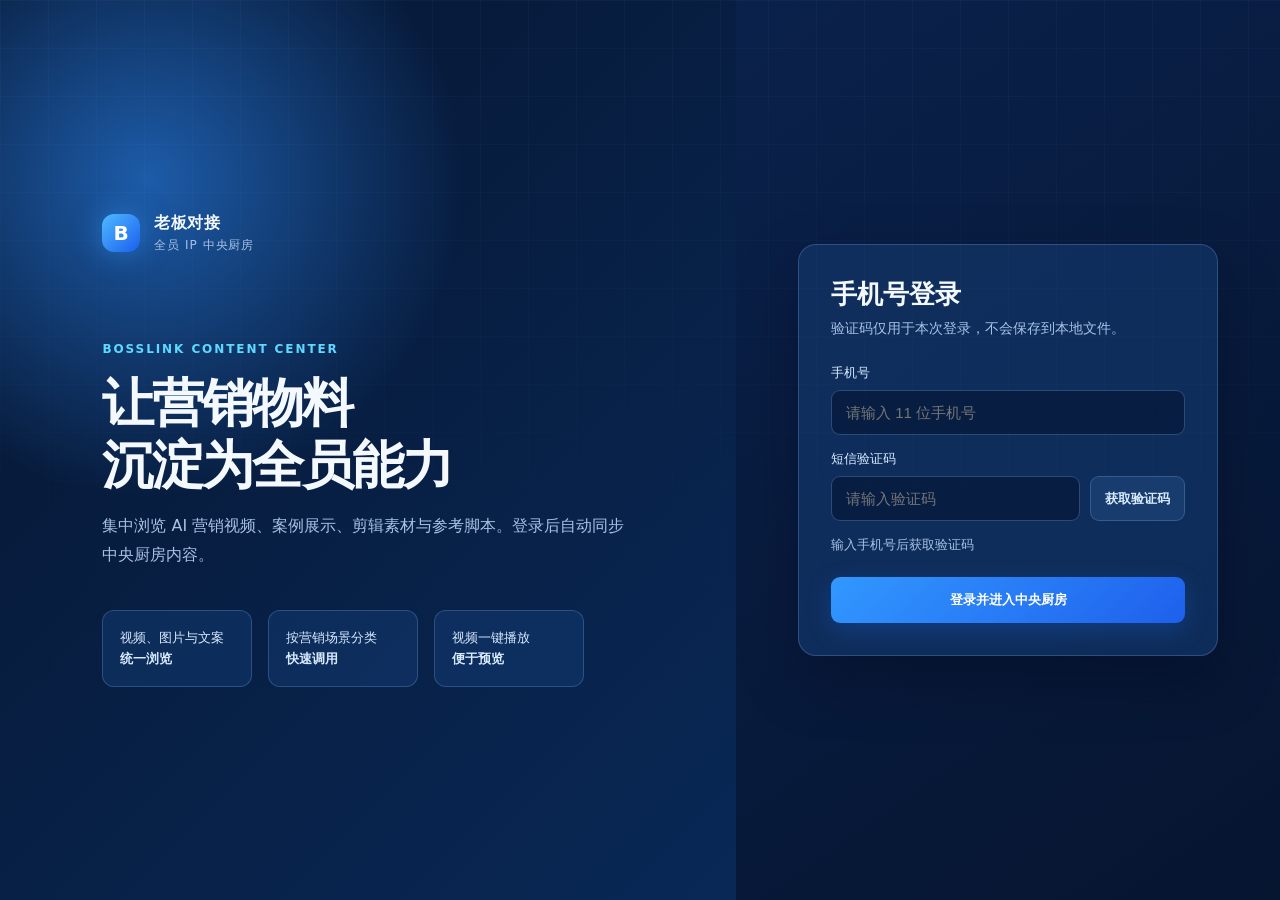
<file: index.html>
<!doctype html>
<html lang="zh-CN">
<head><meta charset="utf-8"><meta name="viewport" content="width=device-width, initial-scale=1"><title>登录｜全员IP中央厨房</title><link rel="stylesheet" href="static/app.css"></head>
<body class="login-page">
<section class="login-panel"><div class="login-copy"><div class="brand"><span class="brand-mark">B</span><span>老板对接<small>全员 IP 中央厨房</small></span></div><div class="eyebrow" style="margin-top:88px">BOSSLINK CONTENT CENTER</div><h1>让营销物料<br>沉淀为全员能力</h1><p style="color:var(--muted);font-size:16px;line-height:1.8">集中浏览 AI 营销视频、案例展示、剪辑素材与参考脚本。登录后自动同步中央厨房内容。</p><div class="login-features"><div class="login-feature">视频、图片与文案<br><strong>统一浏览</strong></div><div class="login-feature">按营销场景分类<br><strong>快速调用</strong></div><div class="login-feature">视频一键播放<br><strong>便于预览</strong></div></div></div></section>
<section class="login-box-wrap"><form class="login-box" id="login-form"><h2>手机号登录</h2><p>验证码仅用于本次登录，不会保存到本地文件。</p><div class="field"><label for="mobile">手机号</label><input id="mobile" inputmode="numeric" maxlength="11" placeholder="请输入 11 位手机号" required></div><div class="field" id="captcha-field" hidden><label for="captcha">图形验证码</label><div class="captcha-row"><input id="captcha" maxlength="8" placeholder="输入图中字符"><img id="captcha-image" alt="点击刷新图形验证码" title="点击刷新"></div></div><div class="field"><label for="verifyCode">短信验证码</label><div class="code-row"><input id="verifyCode" inputmode="numeric" maxlength="6" placeholder="请输入验证码" required><button class="button secondary" type="button" id="send-code">获取验证码</button></div></div><div id="login-message" class="login-message">输入手机号后获取验证码</div><button class="button full" type="submit">登录并进入中央厨房</button></form></section>
<script>
const message = document.querySelector('#login-message');
const captchaField = document.querySelector('#captcha-field');
const captchaImage = document.querySelector('#captcha-image');
const mobile = document.querySelector('#mobile');
const captcha = document.querySelector('#captcha');
function tell(text, type='') { message.textContent=text; message.className='login-message '+type; }
const API_BASE = 'http://127.0.0.1:8796';
async function api(url, options={}) {
  try {
    const r = await fetch(API_BASE + url, {headers:{'Content-Type':'application/json'}, ...options});
    const j = await r.json();
    if (!r.ok || !j.ok) throw new Error(j.message || '请求失败');
    return j;
  } catch (error) {
    if (error instanceof TypeError) throw new Error('本地登录服务连接失败。请从 http://127.0.0.1:8796/index.html 打开页面后重试。');
    throw error;
  }
}
async function loadCaptcha() { const data=await api('/api/captcha',{method:'POST',body:'{}'}); captchaImage.src=data.image.startsWith('data:')?data.image:'data:image/png;base64,'+data.image; captchaField.hidden=false; captcha.focus(); }
async function sendCode() { if(!/^1\d{10}$/.test(mobile.value)) { tell('请输入正确的 11 位手机号','error'); return; } const button=document.querySelector('#send-code'); button.disabled=true; try { await api('/api/send-code',{method:'POST',body:JSON.stringify({mobile:mobile.value,captcha:captcha.value})}); tell('验证码已发送，请查收短信','success'); } catch(error) { if(/验证码/.test(error.message)) { await loadCaptcha(); tell('请完成图形验证码后重新获取短信验证码','error'); } else tell(error.message,'error'); } finally { button.disabled=false; } }
document.querySelector('#send-code').addEventListener('click',sendCode); captchaImage.addEventListener('click',loadCaptcha);
document.querySelector('#login-form').addEventListener('submit',async(event)=>{ event.preventDefault(); const button=event.submitter; button.disabled=true; try { await api('/api/login',{method:'POST',body:JSON.stringify({mobile:mobile.value,verifyCode:document.querySelector('#verifyCode').value})}); location.href='ai-marketing-videos.html'; } catch(error) { tell(error.message,'error'); } finally { button.disabled=false; } });
</script></body></html>
</file>
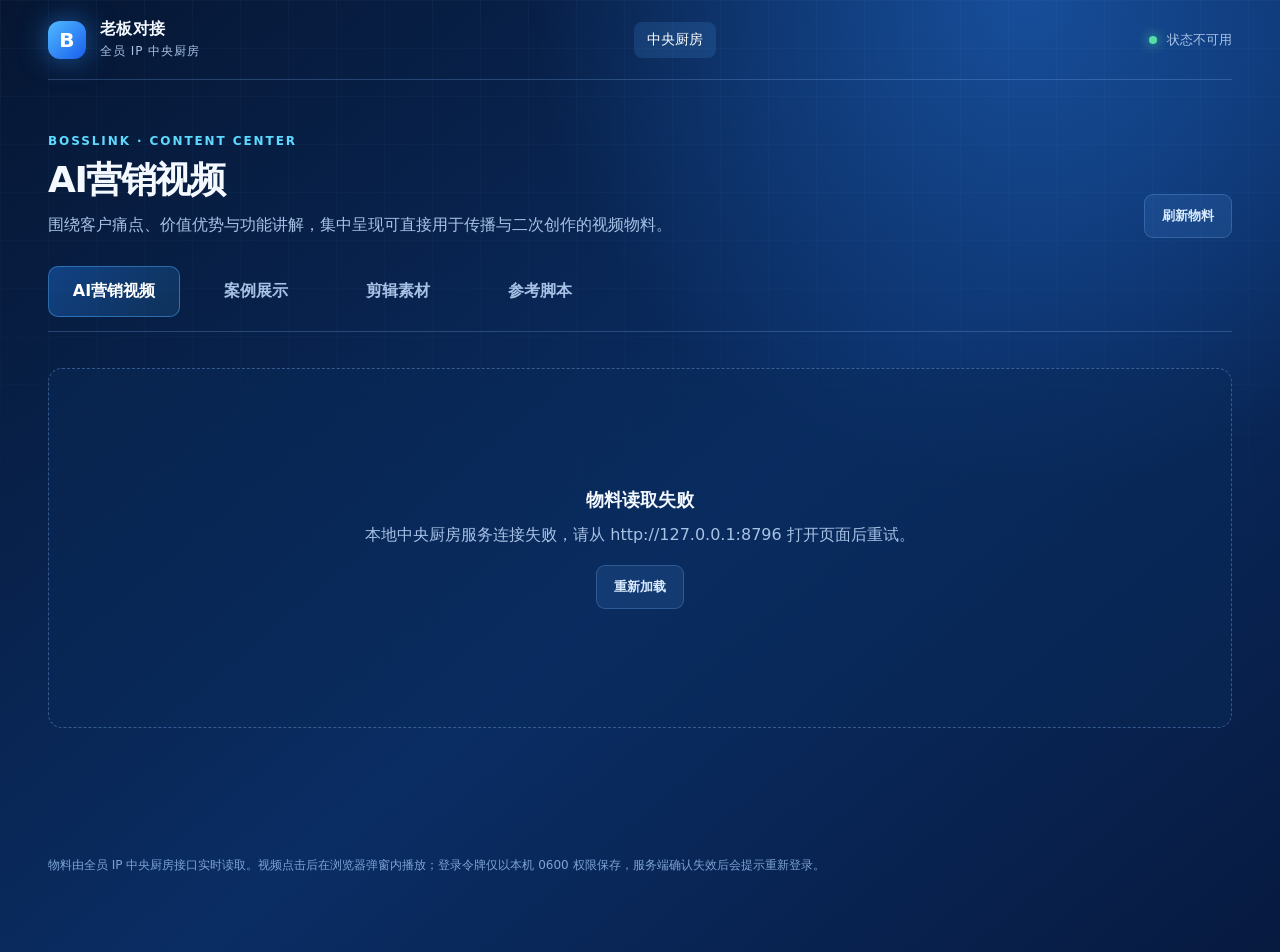
<file: ai-marketing-videos.html>
<!doctype html>
<html lang="zh-CN"><head><meta charset="utf-8"><meta name="viewport" content="width=device-width, initial-scale=1"><title>AI营销视频｜全员IP中央厨房</title><link rel="stylesheet" href="static/app.css"></head><body><script src="static/app.js"></script><script>initContentPage('AI营销视频','围绕客户痛点、价值优势与功能讲解，集中呈现可直接用于传播与二次创作的视频物料。');</script></body></html>
</file>
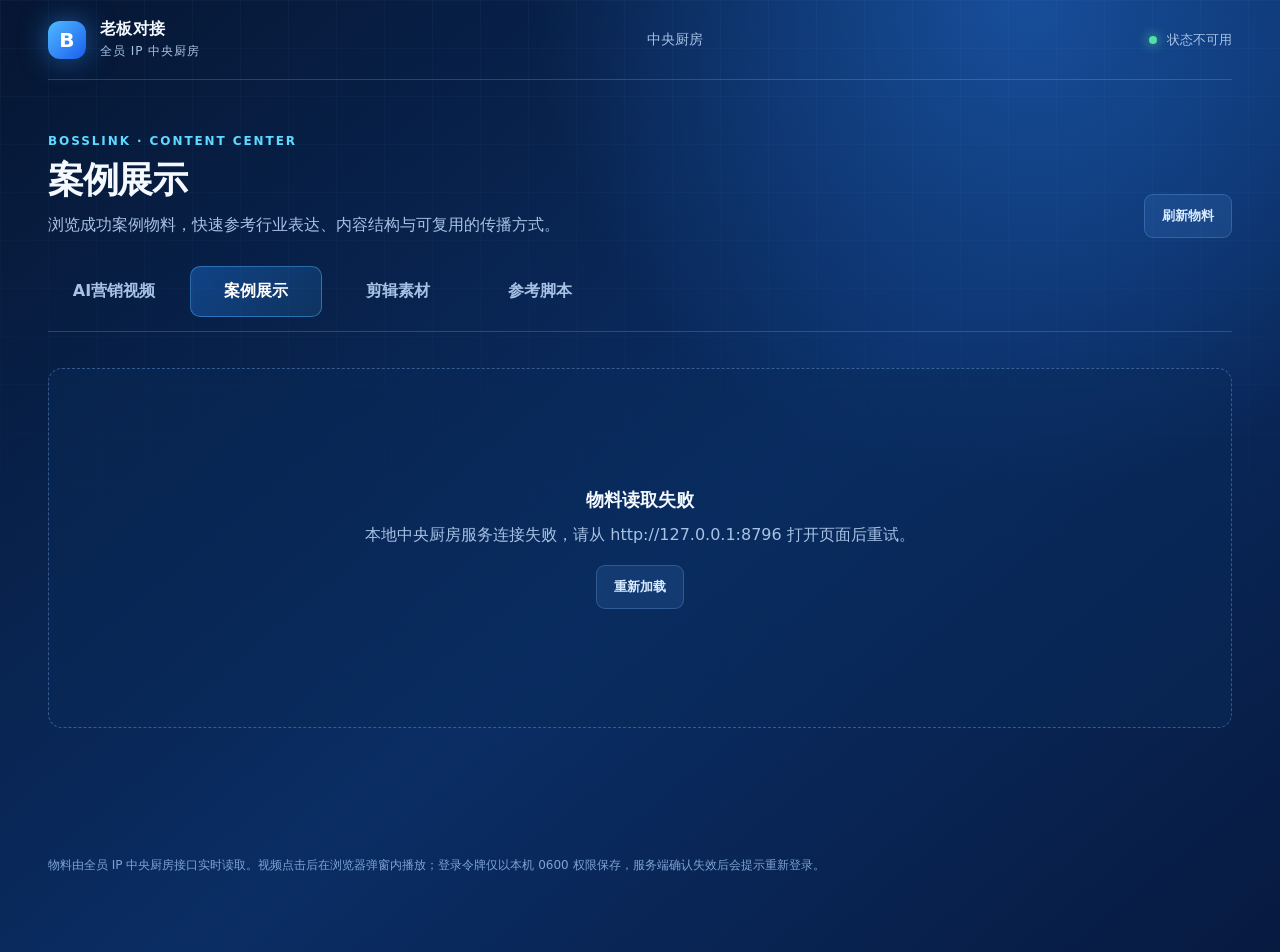
<file: cases.html>
<!doctype html>
<html lang="zh-CN"><head><meta charset="utf-8"><meta name="viewport" content="width=device-width, initial-scale=1"><title>案例展示｜全员IP中央厨房</title><link rel="stylesheet" href="static/app.css"></head><body><script src="static/app.js"></script><script>initContentPage('案例展示','浏览成功案例物料，快速参考行业表达、内容结构与可复用的传播方式。');</script></body></html>
</file>
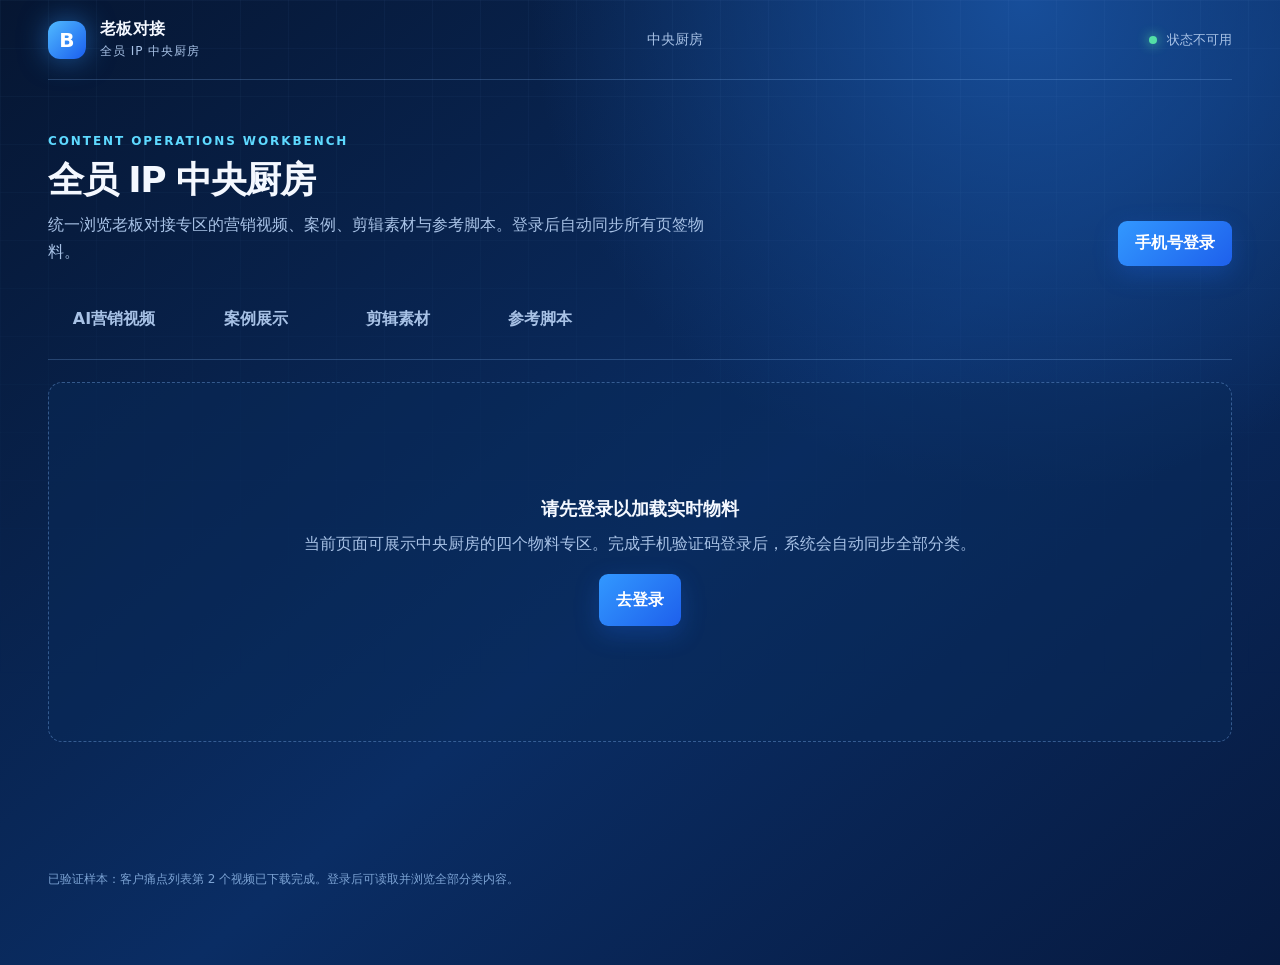
<file: central-kitchen.html>
<!doctype html>
<html lang="zh-CN"><head><meta charset="utf-8"><meta name="viewport" content="width=device-width, initial-scale=1"><title>全员IP中央厨房</title><link rel="stylesheet" href="static/app.css"></head><body><script src="static/app.js"></script><script>initOverview();</script></body></html>
</file>
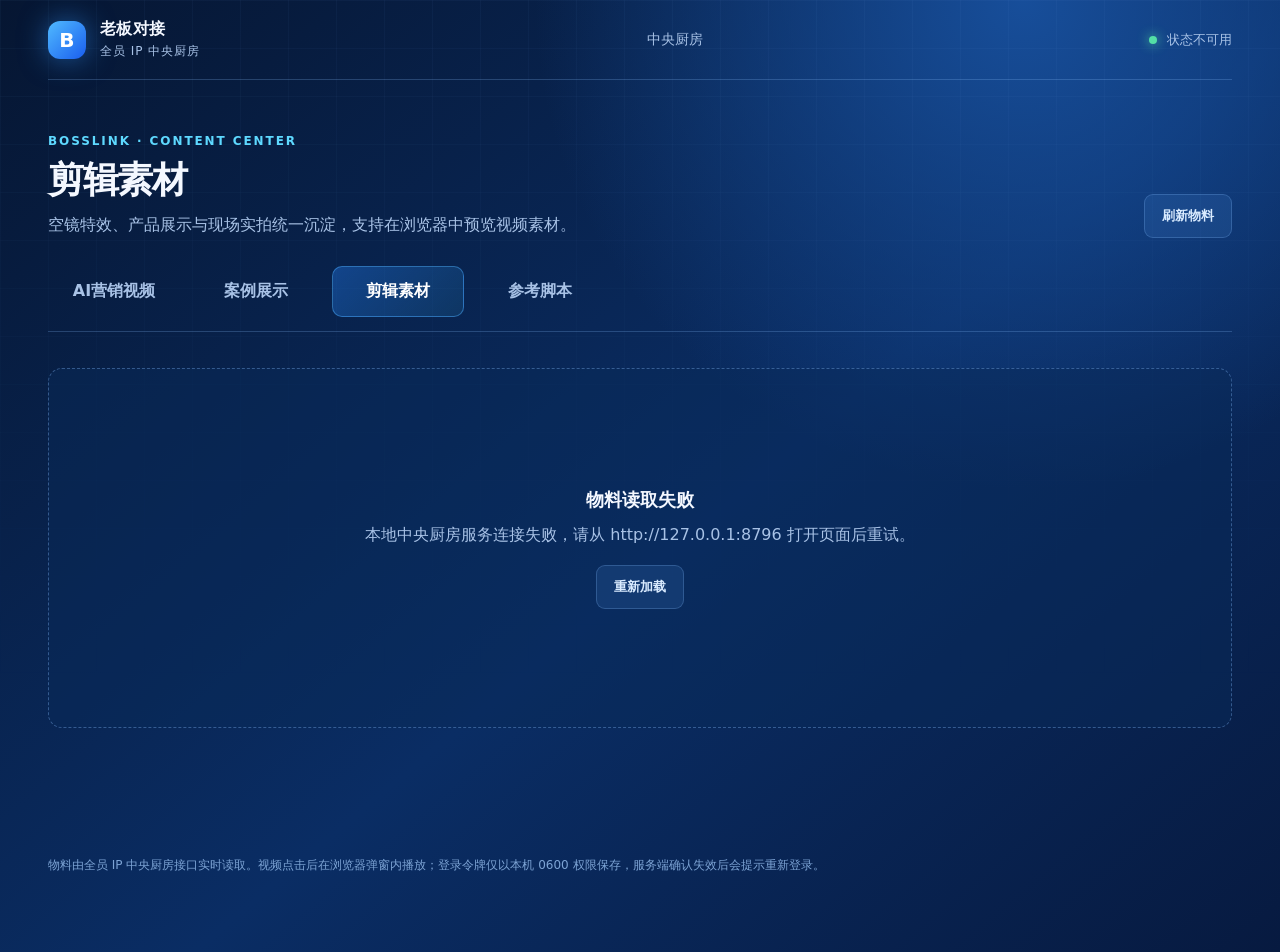
<file: editing-materials.html>
<!doctype html>
<html lang="zh-CN"><head><meta charset="utf-8"><meta name="viewport" content="width=device-width, initial-scale=1"><title>剪辑素材｜全员IP中央厨房</title><link rel="stylesheet" href="static/app.css"></head><body><script src="static/app.js"></script><script>initContentPage('剪辑素材','空镜特效、产品展示与现场实拍统一沉淀，支持在浏览器中预览视频素材。');</script></body></html>
</file>
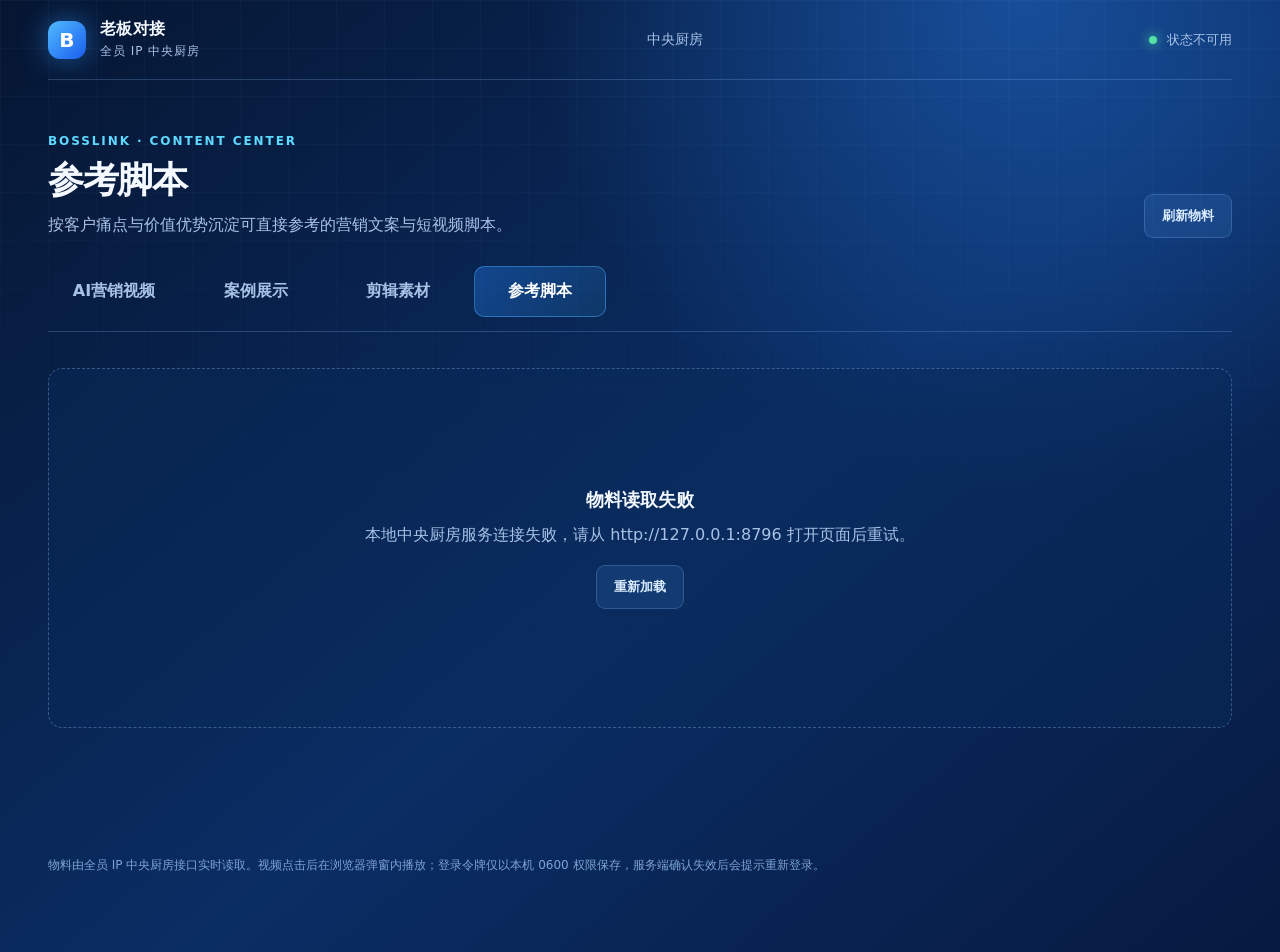
<file: scripts.html>
<!doctype html>
<html lang="zh-CN"><head><meta charset="utf-8"><meta name="viewport" content="width=device-width, initial-scale=1"><title>参考脚本｜全员IP中央厨房</title><link rel="stylesheet" href="static/app.css"></head><body><script src="static/app.js"></script><script>initContentPage('参考脚本','按客户痛点与价值优势沉淀可直接参考的营销文案与短视频脚本。');</script></body></html>
</file>
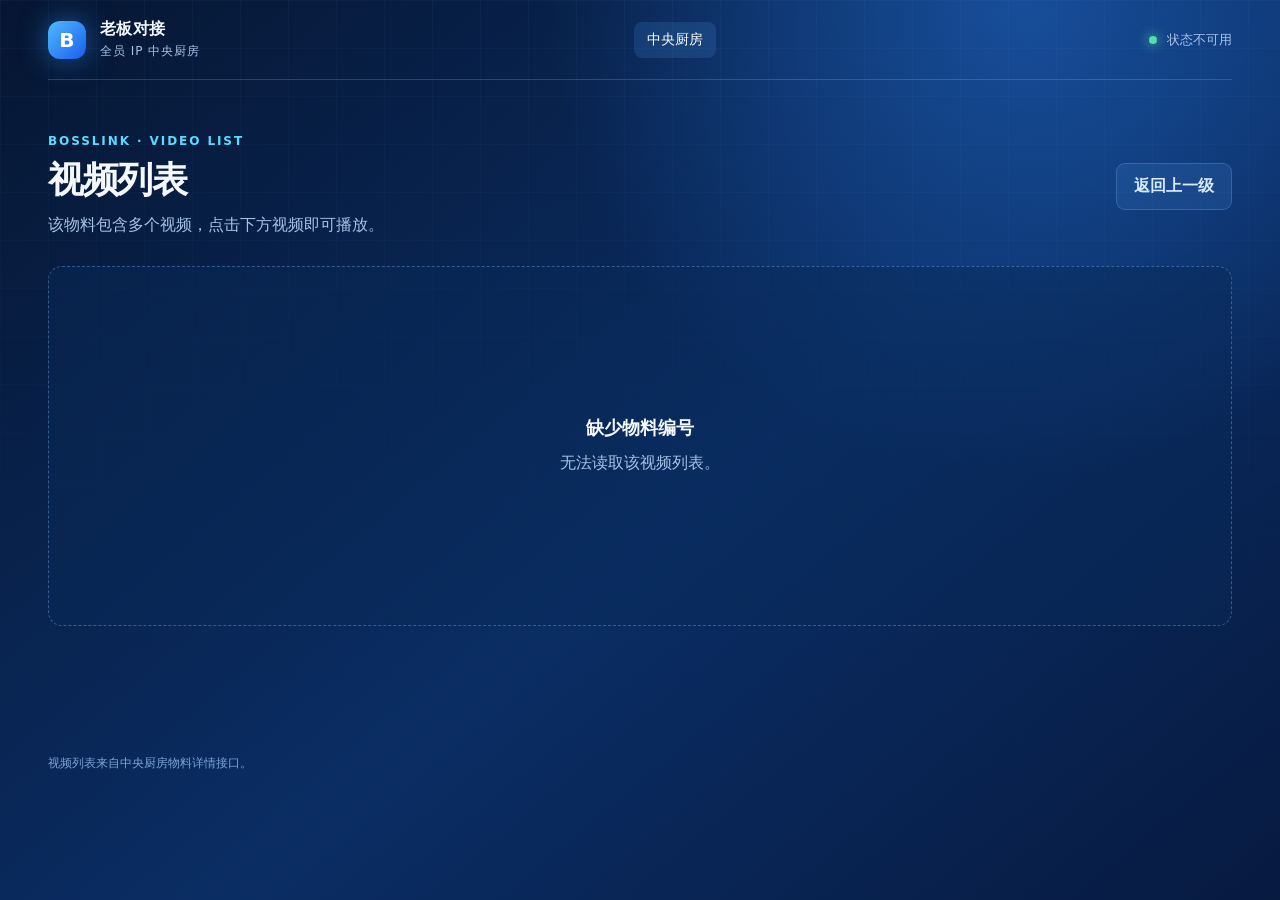
<file: video-list.html>
<!doctype html>
<html lang="zh-CN">
<head><meta charset="utf-8"><meta name="viewport" content="width=device-width, initial-scale=1"><title>视频列表｜全员IP中央厨房</title><link rel="stylesheet" href="static/app.css"></head>
<body><script src="static/app.js"></script><script>initVideoListPage();</script></body>
</html>
</file>
<file: static/app.css>
:root {
  --bg: #061a3b;
  --bg-soft: #0b2855;
  --panel: rgba(12, 45, 91, .88);
  --panel-2: rgba(21, 62, 117, .92);
  --line: rgba(139, 190, 255, .24);
  --text: #f4f8ff;
  --muted: #a8c2e6;
  --blue: #2e8cff;
  --cyan: #5ed9ff;
  --gold: #f3ca80;
  --danger: #ff8a9a;
  --shadow: 0 24px 60px rgba(0, 7, 25, .32);
  font-family: Inter, "PingFang SC", "Microsoft YaHei", system-ui, sans-serif;
}
* { box-sizing: border-box; }
body { margin: 0; min-width: 1120px; color: var(--text); background: radial-gradient(circle at 80% 0%, #174e9a 0, transparent 35%), linear-gradient(140deg, #061632, #0a2d64 55%, #071a40); }
body::before { content: ""; position: fixed; inset: 0; pointer-events: none; opacity: .18; background-image: linear-gradient(rgba(139,190,255,.24) 1px, transparent 1px),linear-gradient(90deg,rgba(139,190,255,.24) 1px,transparent 1px); background-size: 48px 48px; mask-image: linear-gradient(to bottom, black, transparent 82%); }
a { color: inherit; text-decoration: none; }
.shell { position: relative; max-width: 1440px; min-height: 100vh; margin: auto; padding: 0 48px 64px; }
.header { height: 80px; display:flex; align-items:center; justify-content:space-between; border-bottom:1px solid var(--line); }
.brand { display:flex; align-items:center; gap:14px; font-weight:700; letter-spacing:.03em; }
.brand-mark { display:grid; place-items:center; width:38px; height:38px; border-radius:12px; color:#fff; background:linear-gradient(135deg,#50baff,#1a5eee); box-shadow:0 0 28px rgba(51,154,255,.5); font-size:20px; }
.brand small { color:var(--muted); display:block; font-weight:500; margin-top:3px; font-size:12px; letter-spacing:.08em; }
.header-nav { display:flex; gap:8px; }
.header-nav a { color:var(--muted); padding:9px 13px; border-radius:8px; font-size:14px; }
.header-nav a.active,.header-nav a:hover { color:#fff; background:rgba(89,175,255,.15); }
.user-status { display:flex; gap:10px; align-items:center; font-size:13px; color:var(--muted); }
.dot { width:8px; height:8px; border-radius:50%; background:#54dfa6; box-shadow:0 0 12px #54dfa6; }
.hero { padding:54px 0 28px; display:flex; justify-content:space-between; align-items:end; }
.eyebrow { color:var(--cyan); letter-spacing:.16em; font-size:12px; font-weight:700; }
h1 { margin:10px 0 10px; font-size:36px; line-height:1.2; letter-spacing:-.04em; }
.hero p { margin:0; color:var(--muted); line-height:1.7; max-width:670px; }
.login-link,.button { display:inline-flex; align-items:center; justify-content:center; gap:8px; border:0; border-radius:9px; background:linear-gradient(135deg,#3298ff,#1e60ec); color:white; padding:12px 17px; font-weight:700; cursor:pointer; box-shadow:0 8px 24px rgba(28,104,235,.28); }
.button.secondary { background:rgba(103,174,255,.12); border:1px solid var(--line); box-shadow:none; color:#d9ebff; }
.button:disabled { opacity:.42; cursor:not-allowed; }
.logout-button { border:1px solid rgba(139,190,255,.28); border-radius:7px; background:rgba(103,174,255,.12); color:#d9ebff; padding:6px 10px; font-size:12px; cursor:pointer; }
.logout-button:hover { background:rgba(103,174,255,.24); color:#fff; }
.logout-button:disabled { opacity:.5; cursor:not-allowed; }
.top-tabs { display:flex; gap:10px; border-bottom:1px solid var(--line); padding-bottom:14px; margin-bottom:22px; }
.top-tabs a { min-width:132px; padding:14px 18px; border:1px solid transparent; border-radius:10px; text-align:center; color:var(--muted); font-weight:600; }
.top-tabs a:hover,.top-tabs a.active { border-color:rgba(78,176,255,.45); color:#fff; background:linear-gradient(135deg,rgba(37,132,255,.36),rgba(70,208,255,.1)); }
.sub-tabs { display:flex; gap:10px; padding:0 2px 14px; }
.sub-tabs button { border:1px solid transparent; border-radius:9px; background:transparent; color:var(--muted); font-size:15px; padding:10px 18px; cursor:pointer; position:relative; transition:.18s; }
.sub-tabs button:hover:not(:disabled) { color:#fff; background:rgba(89,175,255,.12); }
.sub-tabs button.active { color:#fff; font-weight:700; border-color:rgba(78,176,255,.55); background:linear-gradient(135deg,rgba(37,132,255,.42),rgba(70,208,255,.14)); box-shadow:0 6px 18px rgba(20,112,235,.2), inset 0 0 0 1px rgba(126,215,255,.08); }
.sub-tabs button.active::after { content:""; position:absolute; left:14px; right:14px; bottom:-8px; height:2px; background:var(--cyan); box-shadow:0 0 12px var(--cyan); }
.sub-tabs button:disabled { cursor:not-allowed; opacity:.6; }
.sub-tabs.is-loading { opacity:.65; pointer-events:none; }
.loading-state { min-height:360px; display:grid; place-items:center; align-content:center; gap:10px; border:1px dashed rgba(139,190,255,.35); border-radius:14px; background:rgba(11,43,90,.45); color:#dceaff; text-align:center; }
.loading-state p { margin:0; color:var(--muted); font-size:13px; }
.spinner { width:30px; height:30px; border:3px solid rgba(139,190,255,.24); border-top-color:var(--cyan); border-radius:50%; animation:spin .8s linear infinite; }
@keyframes spin { to { transform:rotate(360deg); } }
.card-actions { display:flex; justify-content:flex-end; margin-top:auto; padding-top:10px; }
.card-actions .button { padding:8px 14px; font-size:13px; }
.card.selected { border-color:rgba(94,217,255,.8); box-shadow:0 0 0 2px rgba(94,217,255,.13),var(--shadow); }
.card.selected .select-material { color:#8ff0c8; border-color:rgba(111,225,174,.4); }
.script-content { color:#dceaff; line-height:1.9; font-size:14px; margin:12px 0; white-space:pre-wrap; overflow-wrap:anywhere; }
.confirm-box { width:min(460px,90vw); background:#0b2855; border:1px solid var(--line); border-radius:16px; box-shadow:0 30px 100px rgba(0,0,0,.65); }
.confirm-box .modal-top { border-bottom:1px solid rgba(139,190,255,.14); }
.confirm-box > p { margin:24px 22px; color:#dceaff; line-height:1.7; overflow-wrap:anywhere; }
.confirm-actions { display:flex; justify-content:flex-end; gap:10px; padding:0 22px 22px; }
.confirm-actions .button { min-width:76px; }
.remix-status-box { width:min(520px,90vw); }
.remix-status-content { display:flex; flex-direction:column; align-items:center; gap:14px; padding:26px 24px 30px; text-align:center; }
.remix-status-content .spinner { width:34px; height:34px; }
.remix-status-content p { margin:0; color:var(--muted); line-height:1.7; font-size:13px; }
.remix-progress { width:100%; height:7px; border-radius:99px; background:rgba(139,190,255,.16); overflow:hidden; }
.remix-progress i { display:block; width:0; height:100%; border-radius:inherit; background:linear-gradient(90deg,var(--blue),var(--cyan)); transition:width .25s ease; }
.error-text { color:var(--danger) !important; }
.video-list-item.selected { border-color:rgba(94,217,255,.8); box-shadow:0 0 0 2px rgba(94,217,255,.13),var(--shadow); }
.video-list-item.selected .select-material { color:#8ff0c8; border-color:rgba(111,225,174,.4); }

.content { min-height:460px; }
.material-grid { display:grid; grid-template-columns:repeat(3, minmax(0,1fr)); gap:18px; }
.card { background:linear-gradient(145deg,rgba(24,68,127,.82),rgba(7,34,76,.9)); border:1px solid var(--line); border-radius:14px; overflow:hidden; box-shadow:var(--shadow); min-height:278px; display:flex; flex-direction:column; }
.card-media { aspect-ratio:16/9; background:linear-gradient(135deg,#0f3573,#091d47); position:relative; overflow:hidden; display:grid; place-items:center; color:rgba(255,255,255,.76); }
.card-media img,.card-media .video-cover { width:100%; height:100%; object-fit:cover; display:block; }
.card-media .video-cover { position:absolute; inset:0; background:#071c43; }
.card-media.video::after { content:""; position:absolute; inset:0; background:linear-gradient(180deg,rgba(1,13,37,.05) 35%,rgba(1,13,37,.42)); pointer-events:none; }
.card-media .play { position:relative; z-index:1; width:58px; height:58px; border-radius:50%; border:1px solid rgba(255,255,255,.65); background:rgba(5,19,49,.55); backdrop-filter:blur(6px); display:grid; place-items:center; font-size:21px; padding-left:3px; transition:.2s; }
.card:hover .play { transform:scale(1.08); background:rgba(39,146,255,.65); }
.kind { position:absolute; z-index:2; top:12px; left:12px; padding:5px 9px; border-radius:99px; background:rgba(4,21,52,.75); border:1px solid rgba(175,218,255,.25); font-size:12px; }
.card-body { padding:16px; display:flex; flex:1; flex-direction:column; }
.card-title { font-size:16px; font-weight:700; line-height:1.45; }
.card-desc { color:var(--muted); font-size:13px; margin:8px 0 12px; line-height:1.6; flex:1; }
.card-meta { color:#89aeda; display:flex; justify-content:space-between; font-size:12px; padding-top:12px; border-top:1px solid rgba(139,190,255,.14); }
.text-card .card-body { min-height:250px; }
.text-card .quote { color:#dceaff; line-height:1.9; font-size:14px; margin:12px 0; white-space:pre-line; }
.empty { display:grid; place-items:center; min-height:360px; text-align:center; border:1px dashed rgba(139,190,255,.35); border-radius:14px; background:rgba(11,43,90,.45); padding:36px; }
.empty strong { display:block; font-size:18px; margin-bottom:9px; }
.empty p { color:var(--muted); margin:0; line-height:1.75; }
.modal { position:fixed; inset:0; background:rgba(1,10,29,.8); backdrop-filter:blur(10px); z-index:10; display:none; align-items:center; justify-content:center; padding:42px; }
.modal.show { display:flex; }
.modal-box { width:min(980px,90vw); background:#061a3b; border:1px solid var(--line); border-radius:16px; overflow:hidden; box-shadow:0 30px 100px rgba(0,0,0,.65); }
.modal-top { display:flex; justify-content:space-between; align-items:center; padding:14px 18px; color:#dbeaff; }
.close { background:transparent; border:0; color:white; font-size:24px; cursor:pointer; }
.modal video { display:block; width:100%; max-height:72vh; object-fit:contain; background:#000; }
.footer-note { color:#7ca3d4; font-size:12px; margin-top:28px; line-height:1.65; }
.detail-hero { align-items:center; }
.video-list { display:grid; grid-template-columns:repeat(2,minmax(0,1fr)); gap:24px 20px; }
.video-list-item { display:flex; flex-direction:column; gap:0; padding:14px; border:1px solid var(--line); border-radius:14px; background:linear-gradient(145deg,rgba(24,68,127,.82),rgba(7,34,76,.9)); box-shadow:var(--shadow); min-width:0; }
.video-list-media { width:100%; aspect-ratio:1/1; overflow:hidden; border-radius:10px; background:#061a3b; align-self:center; }
.video-list-media video { display:block; width:100%; height:100%; object-fit:contain; background:#061a3b; }
.video-list-item.portrait .video-list-media,.video-list-item.landscape .video-list-media { aspect-ratio:1/1; max-height:none; }
.video-list-info { display:flex; flex-direction:column; padding:14px 2px 2px; min-width:0; }
.video-list-info h2 { margin:0 0 14px; font-size:18px; line-height:1.45; min-height:2.9em; overflow-wrap:anywhere; }
.video-list-meta { display:flex; justify-content:space-between; align-items:center; gap:12px; color:#89aeda; font-size:13px; padding-top:12px; border-top:1px solid rgba(139,190,255,.14); }
.video-list-meta .select-material { flex:none; padding:8px 16px; font-size:13px; }
@media (max-width:900px) { .video-list { grid-template-columns:1fr; } }
.login-page { min-width:0; display:grid; min-height:100vh; grid-template-columns:1.15fr .85fr; }
.login-panel { padding:56px 8vw; display:flex; flex-direction:column; justify-content:center; background:radial-gradient(circle at 20% 20%,#1d5ca9 0, transparent 34%),linear-gradient(135deg,#061631,#092856); }
.login-copy { max-width:620px; }
.login-copy h1 { font-size:52px; margin-top:16px; }
.login-features { display:flex; gap:16px; margin-top:40px; }
.login-feature { width:150px; padding:17px; border:1px solid var(--line); border-radius:12px; background:rgba(20,63,120,.45); color:#d9eaff; font-size:13px; line-height:1.6; }
.login-box-wrap { display:grid; place-items:center; background:linear-gradient(145deg,#0a214b,#061530); padding:48px; }
.login-box { width:min(420px,100%); padding:32px; border:1px solid var(--line); border-radius:18px; background:rgba(18,53,103,.72); box-shadow:var(--shadow); }
.login-box h2 { margin:0 0 8px; font-size:26px; }
.login-box p { color:var(--muted); margin:0 0 26px; font-size:14px; }
.field { margin:15px 0; }
.field label { display:block; color:#d9eaff; font-size:13px; margin-bottom:8px; }
.field input { width:100%; color:#fff; padding:13px 14px; border:1px solid rgba(139,190,255,.28); background:rgba(2,19,49,.58); outline:0; border-radius:9px; font-size:15px; }
.field input:focus { border-color:var(--cyan); box-shadow:0 0 0 3px rgba(94,217,255,.12); }
.code-row { display:flex; gap:10px; }.code-row input { flex:1; }.code-row .button{white-space:nowrap; padding:0 14px; font-size:13px; }
.captcha-row { display:flex; align-items:end; gap:10px; }.captcha-row img { width:110px; height:42px; object-fit:contain; border-radius:7px; background:#fff; cursor:pointer; }.captcha-row input{flex:1;}
.login-message { min-height:21px; color:var(--muted); font-size:13px; margin:12px 0; }.login-message.error{color:var(--danger)}.login-message.success{color:#6fe1ae}
.login-box .button.full { width:100%; margin-top:8px; padding:14px; }
</file>
